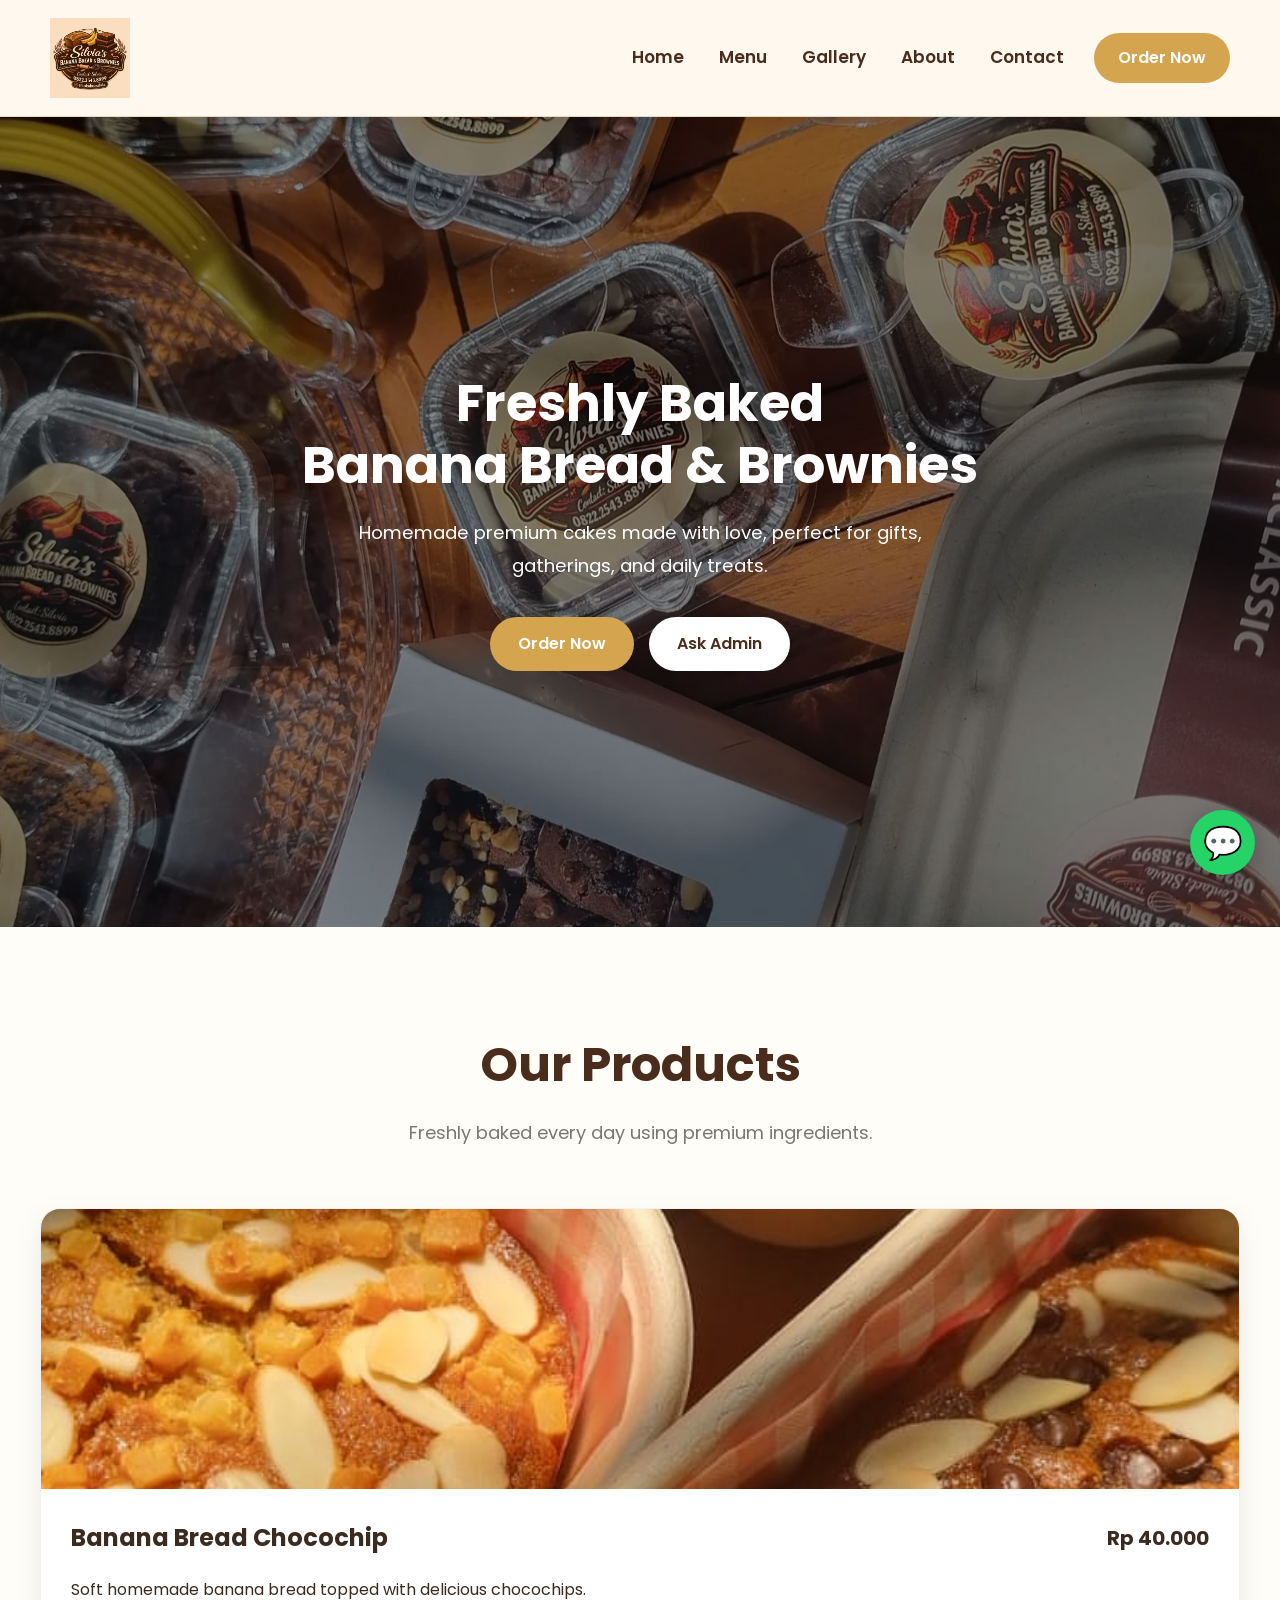
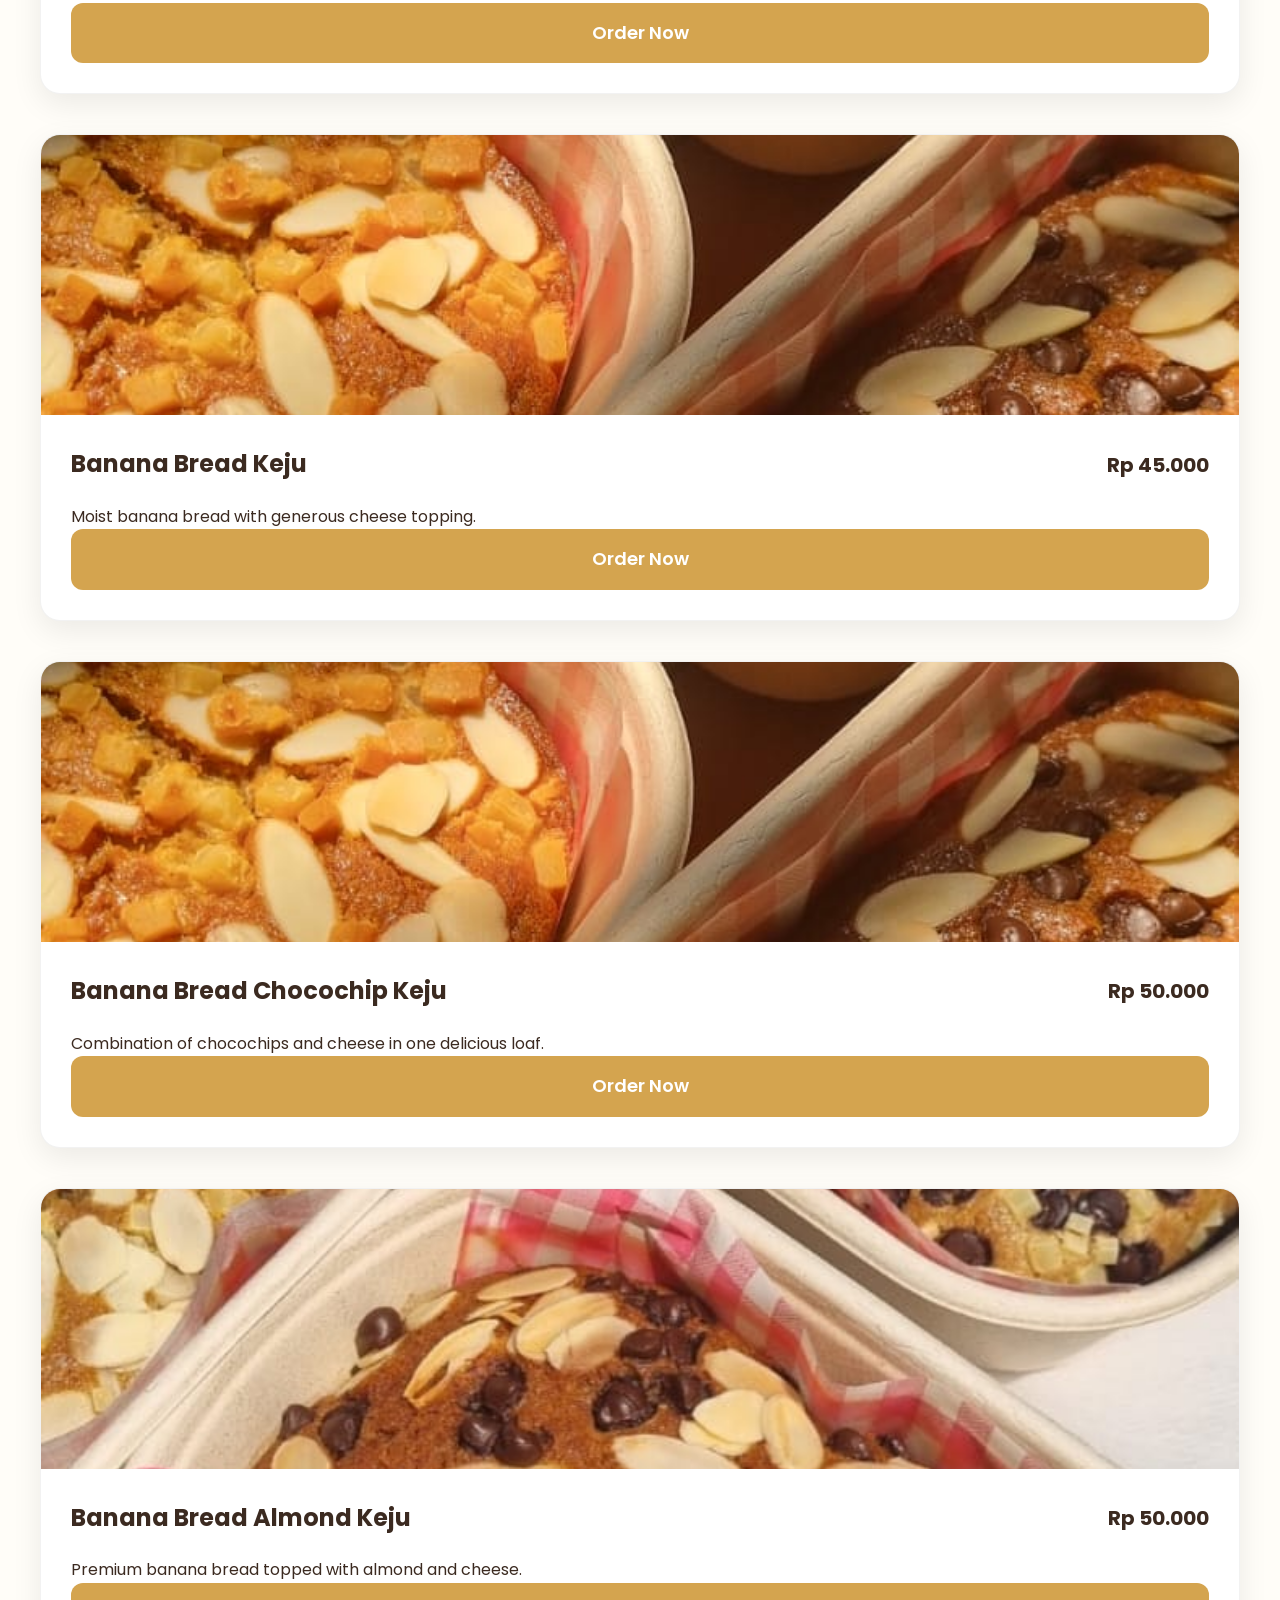
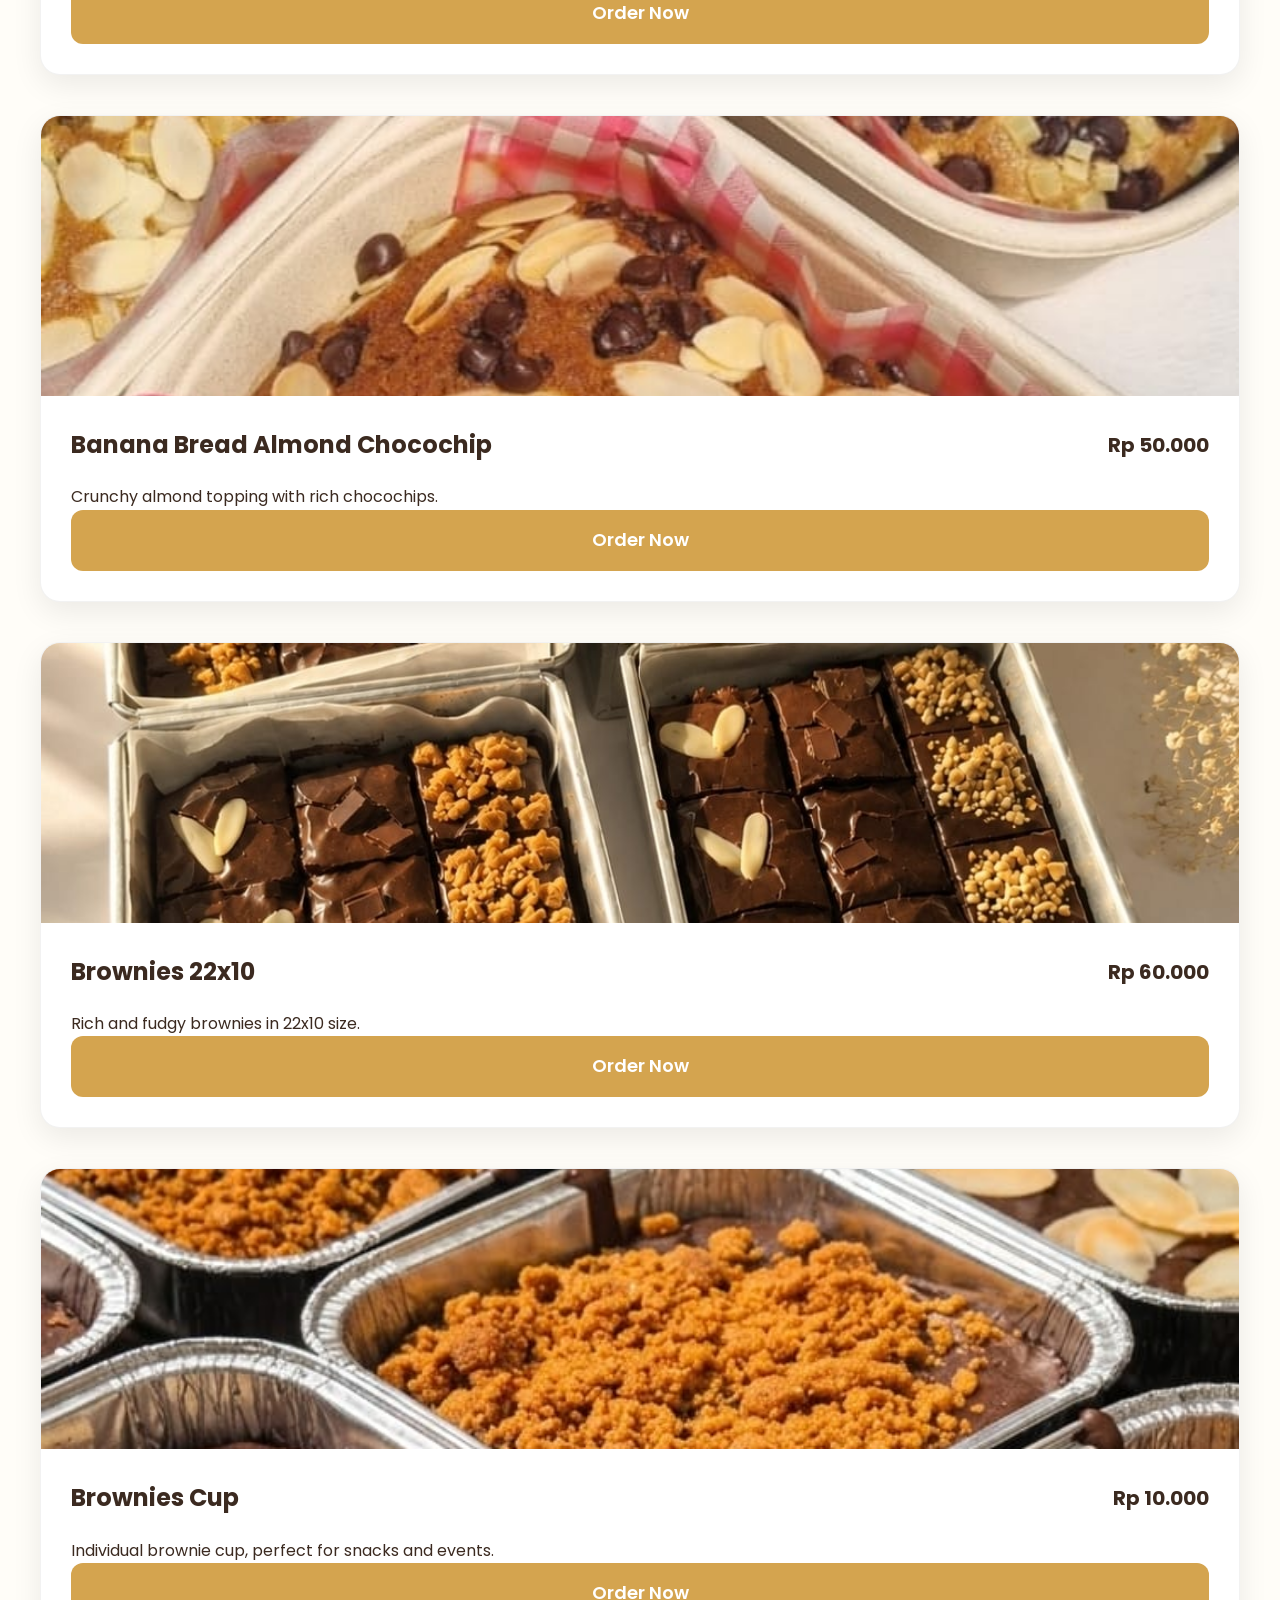
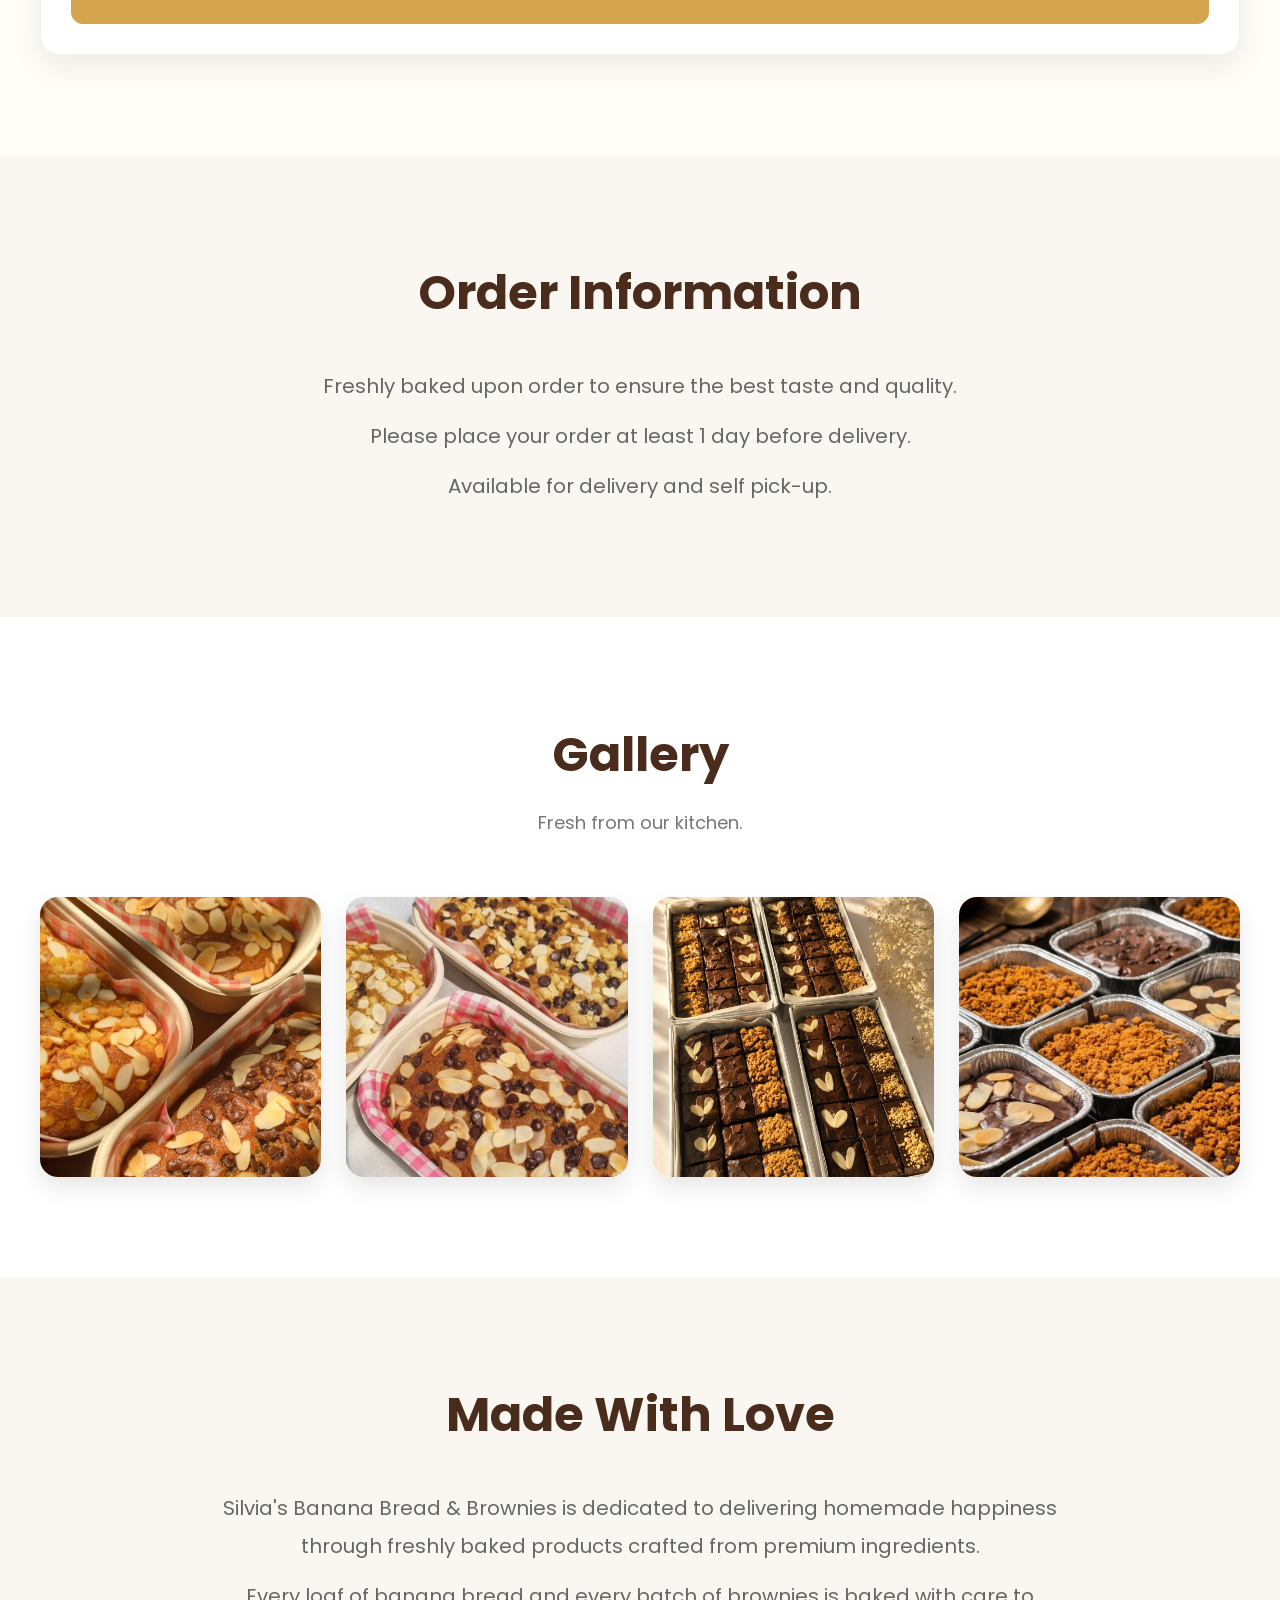
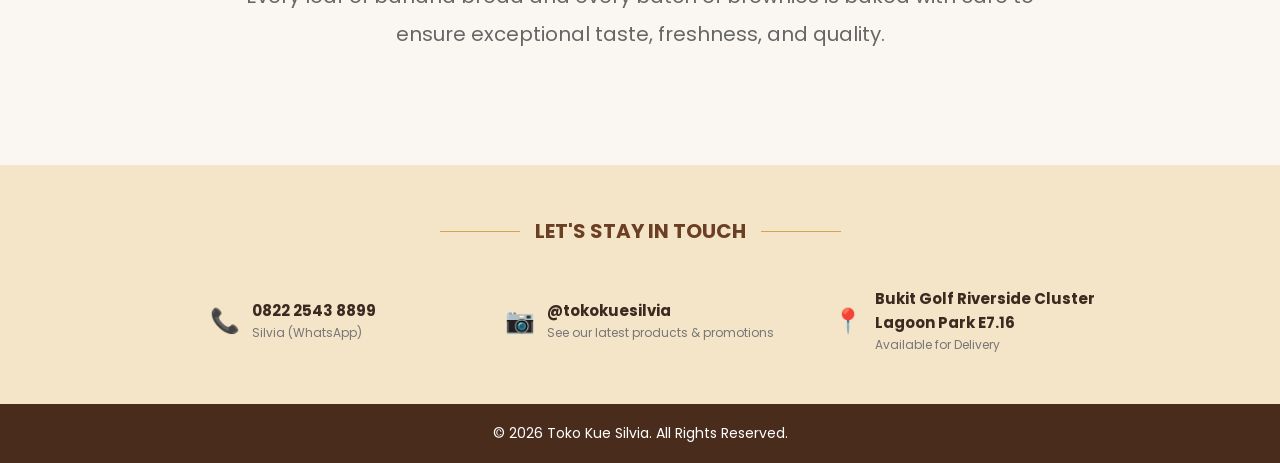
<file: index.html>
<!DOCTYPE html>
<html lang="en">

<!-- Google Analytics -->
<script async src="https://www.googletagmanager.com/gtag/js?id=G-B7CPE2BWPN"></script>
<script>
window.dataLayer = window.dataLayer || [];

function gtag(){
  dataLayer.push(arguments);
}

gtag('js', new Date());

gtag('config', 'G-B7CPE2BWPN');
</script>
  
<head>
<meta charset="UTF-8">
<meta name="viewport" content="width=device-width, initial-scale=1.0">

<title>Silvia's Banana Bread & Brownies</title>

<meta name="description"
content="Homemade Banana Bread & Brownies. Freshly baked, premium ingredients, made with love.">

<link rel="preconnect" href="https://fonts.googleapis.com">
<link rel="preconnect" href="https://fonts.gstatic.com" crossorigin>

<link href="https://fonts.googleapis.com/css2?family=Poppins:wght@300;400;500;600;700&display=swap" rel="stylesheet">

<link rel="icon" href="logo.jpeg">

<link rel="stylesheet" href="styles.css">
</head>

<body>

<header class="site-header">

<div class="logo">

<img src="logo.jpeg" alt="Silvia's Logo">

</div>

<nav class="site-nav">

<a href="#home">Home</a>
<a href="#menu">Menu</a>
<a href="#gallery">Gallery</a>
<a href="#about">About</a>
<a href="#contact">Contact</a>

</nav>

<a href="order.html" class="order-btn">
Order Now
</a>

</header>

<section class="hero" id="home">

<div class="hero-content">

<h1>
Freshly Baked<br>
Banana Bread & Brownies
</h1>

<p>
Homemade premium cakes made with love,
perfect for gifts, gatherings, and daily treats.
</p>

<div class="hero-buttons">

<a href="order.html" class="btn-primary">
Order Now
</a>


<a href="https://wa.me/6282225438899"
target="_blank"
class="btn-secondary"
onclick="trackWhatsApp()">
Ask Admin
</a>
</a>

</div>

</div>

</section>

<section class="menu-section" id="menu">

<div class="section-title">

<h2>Our Products</h2>

<p>
Freshly baked every day using premium ingredients.
</p>

</div>

<div class="menu-grid">

  <!-- PRODUCT 1 -->

  <div class="product-card">

    <img src="banana-bread.jpeg" alt="Banana Bread Chocochip">

    <div class="product-content">

      <div class="product-header">

        <h3>Banana Bread Chocochip</h3>

        <span class="price">
          Rp 40.000
        </span>

      </div>

      <p>
        Soft homemade banana bread topped with delicious chocochips.
      </p>

      <a href="order.html">Order Now</a>

    </div>

  </div>


  <!-- PRODUCT 2 -->

  <div class="product-card">

    <img src="banana-bread.jpeg" alt="Banana Bread Keju">

    <div class="product-content">

      <div class="product-header">

        <h3>Banana Bread Keju</h3>

        <span class="price">
          Rp 45.000
        </span>

      </div>

      <p>
        Moist banana bread with generous cheese topping.
      </p>

      <a href="order.html">Order Now</a>

    </div>

  </div>


  <!-- PRODUCT 3 -->

  <div class="product-card">

    <img src="banana-bread.jpeg" alt="Banana Bread Chocochip Keju">

    <div class="product-content">

      <div class="product-header">

        <h3>Banana Bread Chocochip Keju</h3>

        <span class="price">
          Rp 50.000
        </span>

      </div>

      <p>
        Combination of chocochips and cheese in one delicious loaf.
      </p>

      <a href="order.html">Order Now</a>

    </div>

  </div>


  <!-- PRODUCT 4 -->

  <div class="product-card">

    <img src="banana-bread-almond keju chocochip.jpeg" alt="Banana Bread Almond Keju">

    <div class="product-content">

      <div class="product-header">

        <h3>Banana Bread Almond Keju</h3>

        <span class="price">
          Rp 50.000
        </span>

      </div>

      <p>
        Premium banana bread topped with almond and cheese.
      </p>

      <a href="order.html">Order Now</a>

    </div>

  </div>


  <!-- PRODUCT 5 -->

  <div class="product-card">

    <img src="banana-bread-almond keju chocochip.jpeg" alt="Banana Bread Almond Chocochip">

    <div class="product-content">

      <div class="product-header">

        <h3>Banana Bread Almond Chocochip</h3>

        <span class="price">
          Rp 50.000
        </span>

      </div>

      <p>
        Crunchy almond topping with rich chocochips.
      </p>

      <a href="order.html">Order Now</a>

    </div>

  </div>


  <!-- PRODUCT 6 -->

  <div class="product-card">

    <img src="brownies 22x10.jpeg" alt="Brownies 22x10">

    <div class="product-content">

      <div class="product-header">

        <h3>Brownies 22x10</h3>

        <span class="price">
          Rp 60.000
        </span>

      </div>

      <p>
        Rich and fudgy brownies in 22x10 size.
      </p>

      <a href="order.html">Order Now</a>

    </div>

  </div>


  <!-- PRODUCT 7 -->

  <div class="product-card">

    <img src="brownies-cup.jpeg" alt="Brownies Cup">

    <div class="product-content">

      <div class="product-header">

        <h3>Brownies Cup</h3>

        <span class="price">
          Rp 10.000
        </span>

      </div>

      <p>
        Individual brownie cup, perfect for snacks and events.
      </p>

      <a href="order.html">Order Now</a>

    </div>

  </div>

</div>
  
</section>

<section class="about-section">

<div class="about-content">

<h2>Order Information</h2>

<p>
Freshly baked upon order to ensure the best taste and quality.
</p>

<p>
Please place your order at least 1 day before delivery.
</p>

<p>
Available for delivery and self pick-up.
</p>

</div>


</section>

<section class="gallery-section" id="gallery">

<div class="section-title">

<h2>Gallery</h2>

<p>
Fresh from our kitchen.
</p>

</div>

<div class="gallery-grid">

<img src="banana-bread.jpeg" alt="Fresh Banana Bread">
<img src="banana-bread-almond keju chocochip.jpeg" alt="Banana Bread Almond">
<img src="brownies 22x10.jpeg" alt="Brownies 22x10">
<img src="brownies-cup.jpeg" alt="Brownies Cup">

</div>

</section>

<section class="about-section" id="about">

<div class="about-content">

<h2>Made With Love</h2>

<p>
Silvia's Banana Bread & Brownies is dedicated to delivering homemade happiness through freshly baked products crafted from premium ingredients.
</p>

<p>
Every loaf of banana bread and every batch of brownies is baked with care to ensure exceptional taste, freshness, and quality.
</p>

</div>

</section>

  
<section class="contact-footer" id="contact">

<h3>LET'S STAY IN TOUCH</h3>

<div class="contact-grid">

<div class="contact-item">

<div class="icon">📞</div>

<div>
<strong>0822 2543 8899</strong>
<p>Silvia (WhatsApp)</p>
</div>

</div>

<div class="contact-item">

<div class="icon">📷</div>

<div>
<a
href="https://www.instagram.com/tokokuesilvia?igsh=MXJ3dHR3a2hvaTVpeA=="
target="_blank">

<strong>@tokokuesilvia</strong>

</a>

<p>See our latest products & promotions</p>
</div>

</div>

<div class="contact-item">

<div class="icon">📍</div>

<div>
<strong>Bukit Golf Riverside Cluster Lagoon Park E7.16</strong>
<p>Available for Delivery</p>
</div>

</div>

</div>

</section>

<footer class="footer-bottom">

<p>
© 2026 Toko Kue Silvia. All Rights Reserved.
</p>

</footer>

<a
href="https://wa.me/6282225438899"
class="floating-wa"
target="_blank"
onclick="trackWhatsApp()">

💬

</a>

<script src="script.js"></script>

</body>
</html>
</file>
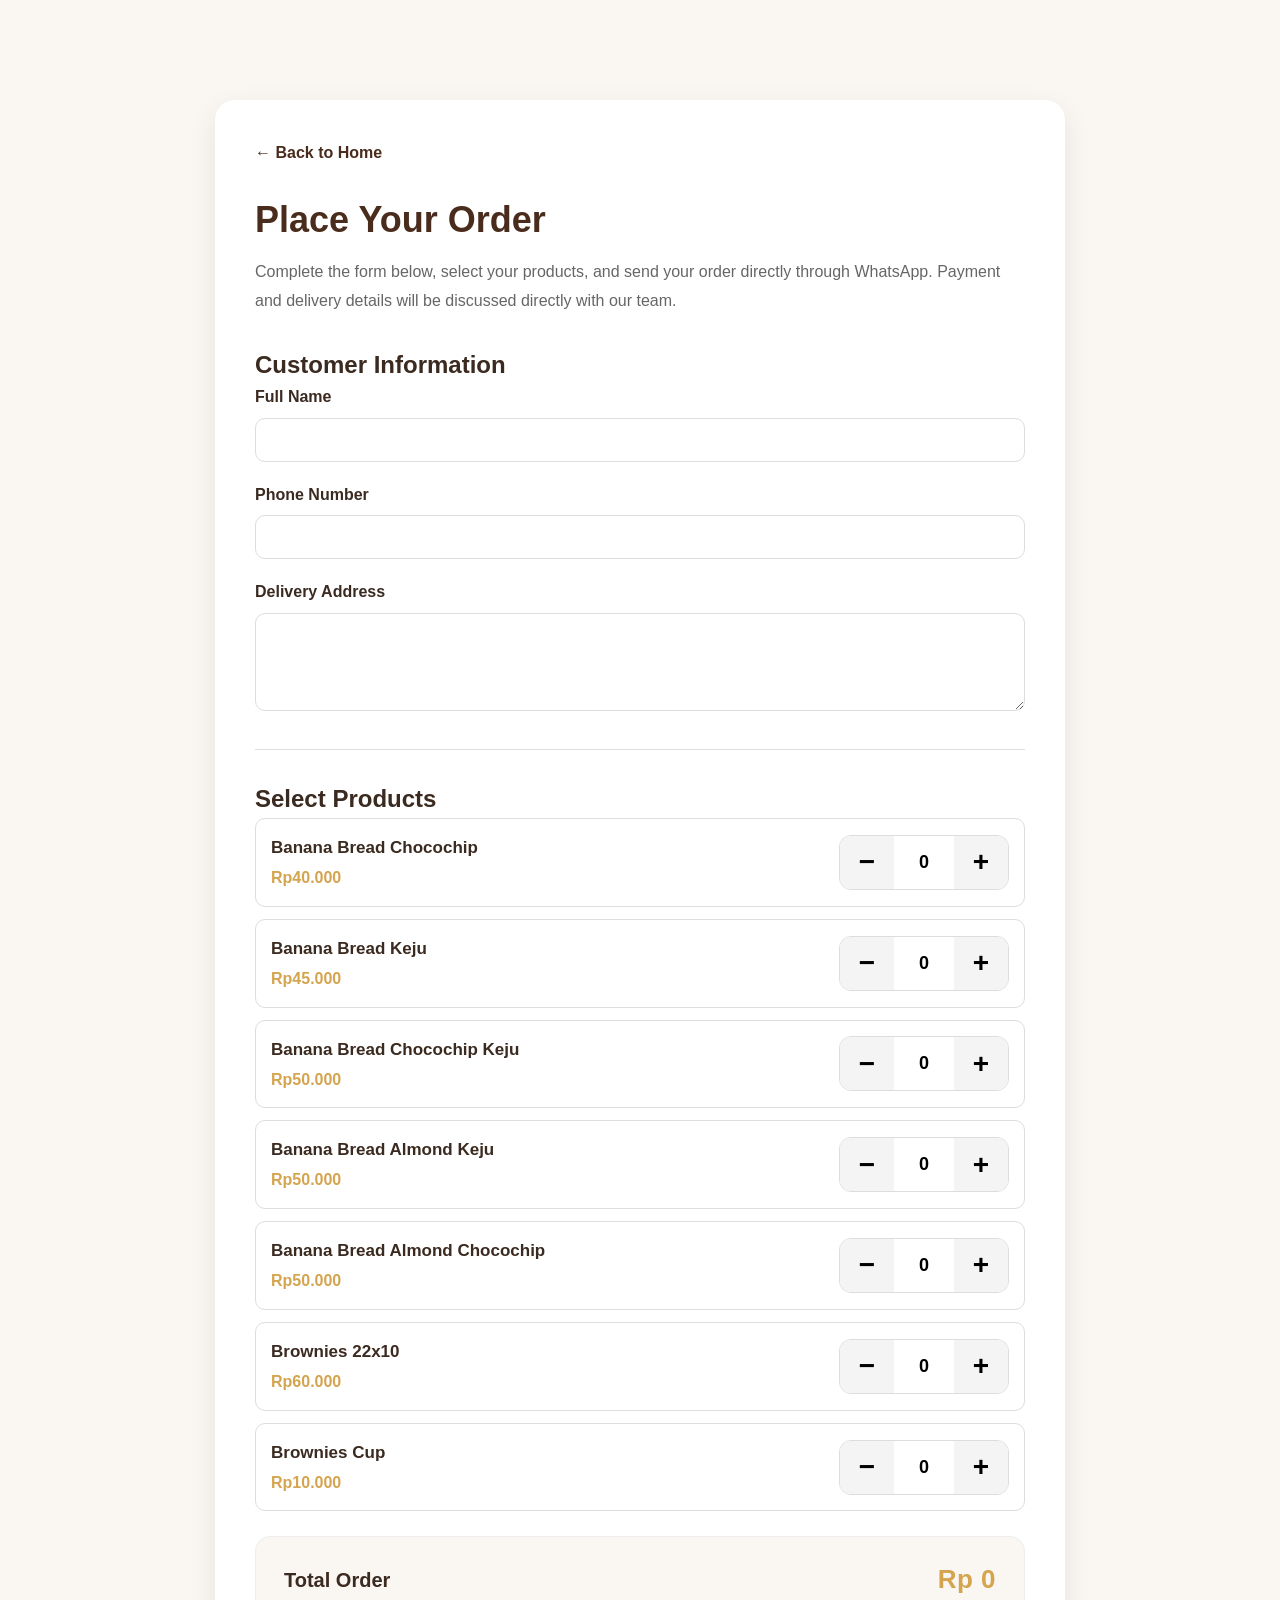
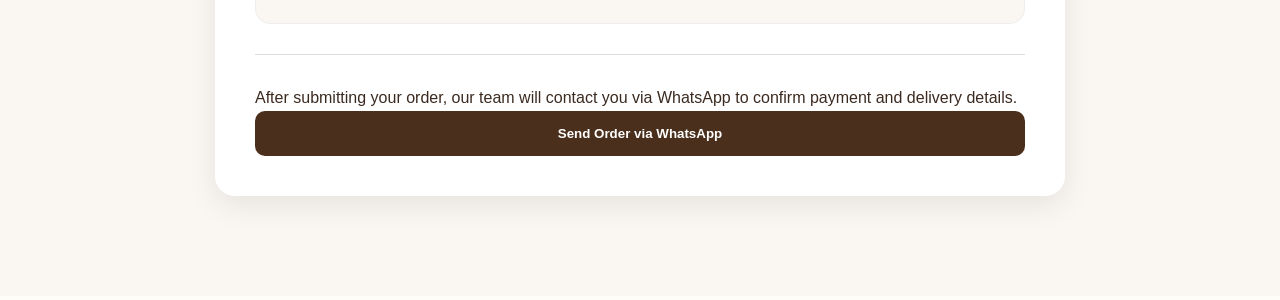
<file: order.html>
<!DOCTYPE html>
<html lang="en">

  <!-- Google Analytics -->
<script async src="https://www.googletagmanager.com/gtag/js?id=G-B7CPE2BWPN"></script>
<script>
window.dataLayer = window.dataLayer || [];

function gtag(){
  dataLayer.push(arguments);
}

gtag('js', new Date());

gtag('config', 'G-B7CPE2BWPN');
</script>
  
<head>
<meta charset="UTF-8">
<meta name="viewport" content="width=device-width, initial-scale=1.0">

<title>Order - Silvia's Banana Bread & Brownies</title>

<link rel="stylesheet" href="styles.css">
</head>

<body>

<section class="order-page">

<div class="order-container">

  <a href="index.html" class="back-home">
← Back to Home
</a>

<h1>Place Your Order</h1>

<p>
Complete the form below, select your products, and send your order directly through WhatsApp. Payment and delivery details will be discussed directly with our team.
</p>

<form id="orderForm">

<h2>Customer Information</h2>

<div class="form-group">
<label>Full Name</label>
<input type="text" id="nama" required>
</div>

<div class="form-group">
<label>Phone Number</label>
<input type="text" id="hp" required>
</div>

<div class="form-group">
<label>Delivery Address</label>
<textarea id="alamat" rows="4" required></textarea>
</div>

<hr>

<h2>Select Products</h2>

<div class="product-order">

<div class="product-info">
<label>Banana Bread Chocochip</label>
<span>Rp40.000</span>
</div>

<div class="qty-box">
<button type="button" onclick="changeQty('qty-chocochip',-1)">−</button>
<input type="text" id="qty-chocochip" value="0" readonly>
<button type="button" onclick="changeQty('qty-chocochip',1)">+</button>
</div>

</div>


<div class="product-order">

<div class="product-info">
<label>Banana Bread Keju</label>
<span>Rp45.000</span>
</div>

<div class="qty-box">
<button type="button" onclick="changeQty('qty-keju',-1)">−</button>
<input type="text" id="qty-keju" value="0" readonly>
<button type="button" onclick="changeQty('qty-keju',1)">+</button>
</div>

</div>


<div class="product-order">

<div class="product-info">
<label>Banana Bread Chocochip Keju</label>
<span>Rp50.000</span>
</div>

<div class="qty-box">
<button type="button" onclick="changeQty('qty-chocokeju',-1)">−</button>
<input type="text" id="qty-chocokeju" value="0" readonly>
<button type="button" onclick="changeQty('qty-chocokeju',1)">+</button>
</div>

</div>


<div class="product-order">

<div class="product-info">
<label>Banana Bread Almond Keju</label>
<span>Rp50.000</span>
</div>

<div class="qty-box">
<button type="button" onclick="changeQty('qty-almondkeju',-1)">−</button>
<input type="text" id="qty-almondkeju" value="0" readonly>
<button type="button" onclick="changeQty('qty-almondkeju',1)">+</button>
</div>

</div>


<div class="product-order">

<div class="product-info">
<label>Banana Bread Almond Chocochip</label>
<span>Rp50.000</span>
</div>

<div class="qty-box">
<button type="button" onclick="changeQty('qty-almondchoco',-1)">−</button>
<input type="text" id="qty-almondchoco" value="0" readonly>
<button type="button" onclick="changeQty('qty-almondchoco',1)">+</button>
</div>

</div>


<div class="product-order">

<div class="product-info">
<label>Brownies 22x10</label>
<span>Rp60.000</span>
</div>

<div class="qty-box">
<button type="button" onclick="changeQty('qty-brownies22',-1)">−</button>
<input type="text" id="qty-brownies22" value="0" readonly>
<button type="button" onclick="changeQty('qty-brownies22',1)">+</button>
</div>

</div>


<div class="product-order">

<div class="product-info">
<label>Brownies Cup</label>
<span>Rp10.000</span>
</div>

<div class="qty-box">
<button type="button" onclick="changeQty('qty-browniescup',-1)">−</button>
<input type="text" id="qty-browniescup" value="0" readonly>
<button type="button" onclick="changeQty('qty-browniescup',1)">+</button>
</div>

</div>

<div class="total-box">

  <h3>Total Order</h3>

  <p id="totalHarga">
    Rp 0
  </p>

</div>
  <hr>

  <p class="order-note">
After submitting your order, our team will contact you via WhatsApp to confirm payment and delivery details.
</p>
  
<div class="button-group">

<button
type="submit"
id="submitBtn">

Send Order via WhatsApp

</button>

</div>

</form>

</div>

</section>

<script src="script.js"></script>

</body>

</html>
</file>
<file: styles.css>
*{
margin:0;
padding:0;
box-sizing:border-box;
}

html{
scroll-behavior:smooth;
}
body{
font-family:'Poppins',sans-serif;
background:#fffdf8;
color:#3b2a20;
line-height:1.6;
}

/* ==========================
   HEADER
========================== */

.site-header{
position:sticky;
top:0;
z-index:1000;

display:flex;
justify-content:space-between;
align-items:center;

padding:18px 50px;

background:#fff8ef;

border-bottom:1px solid #ead8bc;

box-shadow:
0 4px 15px rgba(0,0,0,.05);
}

.logo{
display:flex;
align-items:center;
}

.logo img{
height:80px;
width:auto;
display:block;
object-fit:contain;
}

.site-nav{
display:flex;
gap:35px;
align-items:center;

margin-left:auto;
margin-right:30px;
}

.site-nav a{
text-decoration:none;
color:#4a2c1d;
font-weight:600;
font-size:17px;
transition:.3s;
}

.site-nav a:hover{
color:#d4a44f;
}

.order-btn{
background:#d4a44f;
color:white;
padding:12px 24px;
border-radius:30px;
text-decoration:none;
font-weight:600;
transition:.3s;
}

.order-btn:hover{
background:#be903f;
}

/* ==========================
   HERO
========================== */

.hero{
background:
linear-gradient(
rgba(0,0,0,.45),
rgba(0,0,0,.45)
),
url("hero-banner.jpeg");

background-size:cover;
background-position:center;
background-repeat:no-repeat;

min-height:90vh;

display:flex;
justify-content:center;
align-items:center;
text-align:center;

color:white;
padding:50px 20px;
}

.hero-content{
max-width:800px;
animation:fadeUp 1s ease;
}

.hero h1{
font-size:3.2rem;
font-weight:700;
line-height:1.2;
margin-bottom:20px;
}

.hero p{
font-size:1.15rem;
max-width:650px;
margin:0 auto 35px;
line-height:1.8;
}

.hero-buttons{
display:flex;
justify-content:center;
gap:15px;
flex-wrap:wrap;
}

.btn-primary,
.btn-secondary{
padding:14px 28px;
border-radius:50px;
text-decoration:none;
font-weight:600;
transition:.3s;
}

.btn-primary{
background:#d4a44f;
color:white;
}

.btn-primary:hover{
background:#be903f;
}

.btn-secondary{
background:white;
color:#4a2c1d;
}

.btn-secondary:hover{
background:#f4f4f4;
}

/* ==========================
   SECTION TITLE
========================== */

section{
padding:100px 20px;
}

.section-title{
text-align:center;
margin-bottom:60px;
}

.section-title h2{
font-size:3rem;
color:#4a2c1d;
margin-bottom:15px;
}

.section-title p{
color:#777;
font-size:18px;
}

/* ==========================
   PRODUCTS
========================== */

.menu-grid{
max-width:1200px;
margin:auto;

display:grid;
grid-template-columns:1fr;
gap:40px;
}

.product-card{
background:white;
border-radius:20px;
overflow:hidden;

border:1px solid rgba(0,0,0,.05);

box-shadow:
0 10px 30px rgba(0,0,0,.08);

transition:.3s;
}
.product-card:hover{
transform:translateY(-8px);

box-shadow:
0 15px 40px rgba(0,0,0,.12);
}

.product-card img{
width:100%;
height:280px;
object-fit:cover;
display:block;
}

.product-content{
padding:30px;
}

.product-header{
display:flex;
justify-content:space-between;
align-items:center;
gap:20px;
margin-bottom:20px;
}

.product-header h3{
font-size:24px;
font-weight:700;
}

.price{
font-size:20px;
font-weight:700;
}

.product-card p{
font-size:16px;
}

.product-card a{
display:block;
width:100%;

padding:16px;

background:#d4a44f;
color:white;

text-align:center;
text-decoration:none;

border-radius:12px;

font-size:18px;
font-weight:600;

transition:.3s;
}

.product-card a:hover{
background:#be903f;
}

/* ==========================
   ORDER INFORMATION
========================== */

.about-section{
background:#faf7f2;
}

.about-content{
max-width:900px;
margin:auto;
text-align:center;
padding:0 30px;
}

.about-content h2{
font-size:3rem;
margin-bottom:35px;
color:#4a2c1d;
}

.about-content p{
font-size:20px;
line-height:1.9;
color:#666;
margin-bottom:12px;
}

/* ==========================
   GALLERY
========================== */

.gallery-section{
background:white;
}

.gallery-grid{
max-width:1200px;
margin:auto;

display:grid;
grid-template-columns:
repeat(auto-fit,minmax(280px,1fr));

gap:25px;
}

.gallery-grid img{
width:100%;
height:280px;
object-fit:cover;

border-radius:18px;

box-shadow:
0 10px 25px rgba(0,0,0,.10);

transition:.35s;
}

.gallery-grid img:hover{
transform:translateY(-8px) scale(1.03);
}

/* ==========================
   CONTACT FOOTER
========================== */

.contact-footer{
background:#f4e4c8;
padding:50px 20px;
text-align:center;
}

.contact-footer h3{
font-size:20px;
font-weight:700;
color:#6b3f24;

margin-bottom:40px;

position:relative;
display:inline-block;
}

.contact-footer h3::before,
.contact-footer h3::after{
content:"";
position:absolute;
top:50%;

width:80px;
height:1px;

background:#d4a44f;
}

.contact-footer h3::before{
right:100%;
margin-right:15px;
}

.contact-footer h3::after{
left:100%;
margin-left:15px;
}

.contact-grid{
max-width:1000px;
margin:auto;

display:grid;
grid-template-columns:repeat(3,1fr);

gap:40px;
}

.contact-item{
display:flex;
justify-content:center;
align-items:center;
gap:12px;

text-align:left;
}

.icon{
font-size:24px;
}

.contact-item strong{
display:block;
font-size:15px;
}

.contact-item a{
text-decoration:none;
color:#3b2a20;
}

.contact-item a:hover{
color:#d4a44f;
}

.contact-item p{
font-size:12px;
color:#777;
}

/* ==========================
   FOOTER
========================== */

.footer-bottom{
background:#4a2c1d;
padding:18px;
text-align:center;
color:white;
font-size:14px;
}

/* ==========================
   ORDER PAGE
========================== */

.order-page{
padding:100px 20px;
background:#faf7f2;
}

.order-container{
max-width:850px;
margin:auto;

background:white;
padding:40px;

border-radius:20px;

box-shadow:
0 10px 30px rgba(0,0,0,.08);
}

.back-home{
display:inline-block;
margin-bottom:25px;

text-decoration:none;
font-weight:600;
color:#4a2c1d;

transition:.3s;
}

.back-home:hover{
color:#d4a44f;
}

.order-container h1{
font-size:36px;
margin-bottom:10px;
color:#4a2c1d;
}

.order-container > p{
color:#666;
margin-bottom:30px;
line-height:1.8;
}

.form-group{
margin-bottom:20px;
}

.form-group label{
display:block;
font-weight:600;
margin-bottom:8px;
}

.form-group input,
.form-group textarea,
.form-group select{
width:100%;
padding:12px;

border:1px solid #ddd;
border-radius:10px;

font-size:16px;
}

.product-order{
display:flex;
justify-content:space-between;
align-items:center;

padding:15px;
margin-bottom:12px;

border:1px solid #ddd;
border-radius:10px;
}

.product-info label{
display:block;
font-weight:600;
font-size:17px;
color:#3b2a20;
}

.product-info span{
display:block;
margin-top:4px;
color:#d4a44f;
font-weight:700;
}

.qty-box{
display:flex;
align-items:center;

width:170px;
height:55px;

border:1px solid #ddd;
border-radius:12px;

overflow:hidden;
}

.qty-box button{
width:55px;
height:55px;

border:none;
background:#f4f4f4;

font-size:28px;
font-weight:700;

cursor:pointer;
}

.qty-box input{
width:60px;
text-align:center;

border:none;
font-size:18px;
font-weight:600;
}

.button-group button,
#submitBtn{
width:100%;

padding:15px;

background:#4a2f1d;
color:white;

border:none;
border-radius:10px;

font-weight:600;
cursor:pointer;
}
.button-group button:hover,
#submitBtn:hover{
background:#5d3a24;
}

hr{
margin:30px 0;
border:none;
border-top:1px solid #ddd;
}

/* TOTAL PAYMENT */

.total-box{
display:flex;
justify-content:space-between;
align-items:center;

padding:22px 28px;
margin:25px 0;

background:#faf7f2;
border-radius:15px;
border:1px solid #eee;
}

.total-box h3{
margin:0;
font-size:20px;
font-weight:700;
color:#3b2a20;
}

#totalHarga{
margin:0;
font-size:26px;
font-weight:700;
color:#d4a44f;
letter-spacing:.5px;
}

/* ==========================
   FLOATING WHATSAPP
========================== */

.floating-wa{
position:fixed;
bottom:25px;
right:25px;

width:65px;
height:65px;

display:flex;
align-items:center;
justify-content:center;

background:#25D366;
color:white;

border-radius:50%;

font-size:32px;
text-decoration:none;

box-shadow:
0 5px 20px rgba(0,0,0,.25);

z-index:999;
transition:.3s;
}

.floating-wa:hover{
transform:scale(1.1) translateY(-3px);
background:#20ba5a;
}


/* ==========================
   MOBILE
========================== */

@media(max-width:768px){

.site-header{
padding:15px 20px;
flex-wrap:wrap;
}

.logo img{
height:65px;
}

.order-btn{
width:100%;
text-align:center;
margin-top:15px;
}

.site-nav{
width:100%;
margin-top:20px;

justify-content:center;
flex-wrap:wrap;

gap:15px;
}

.hero{
min-height:75vh;
}

.hero h1{
font-size:2.2rem;
}

.hero p{
font-size:1rem;
}

.hero-buttons{
flex-direction:column;
}

.btn-primary,
.btn-secondary{
width:100%;
}

.product-header{
flex-direction:column;
align-items:flex-start;
}

.product-header h3{
font-size:20px;
}

.price{
font-size:18px;
}

.contact-grid{
grid-template-columns:1fr;
}

.contact-footer h3::before,
.contact-footer h3::after{
display:none;
}
.product-order{
flex-direction:column;
align-items:flex-start;
gap:15px;
}

.qty-box{
width:100%;
max-width:170px;
}

.total-box{
flex-direction:column;
align-items:flex-start;
gap:10px;
}

#totalHarga{
font-size:22px;
}

.order-container{
padding:25px;
}

   @keyframes fadeUp{

from{
opacity:0;
transform:translateY(30px);
}

to{
opacity:1;
transform:translateY(0);
}

}
</file>
